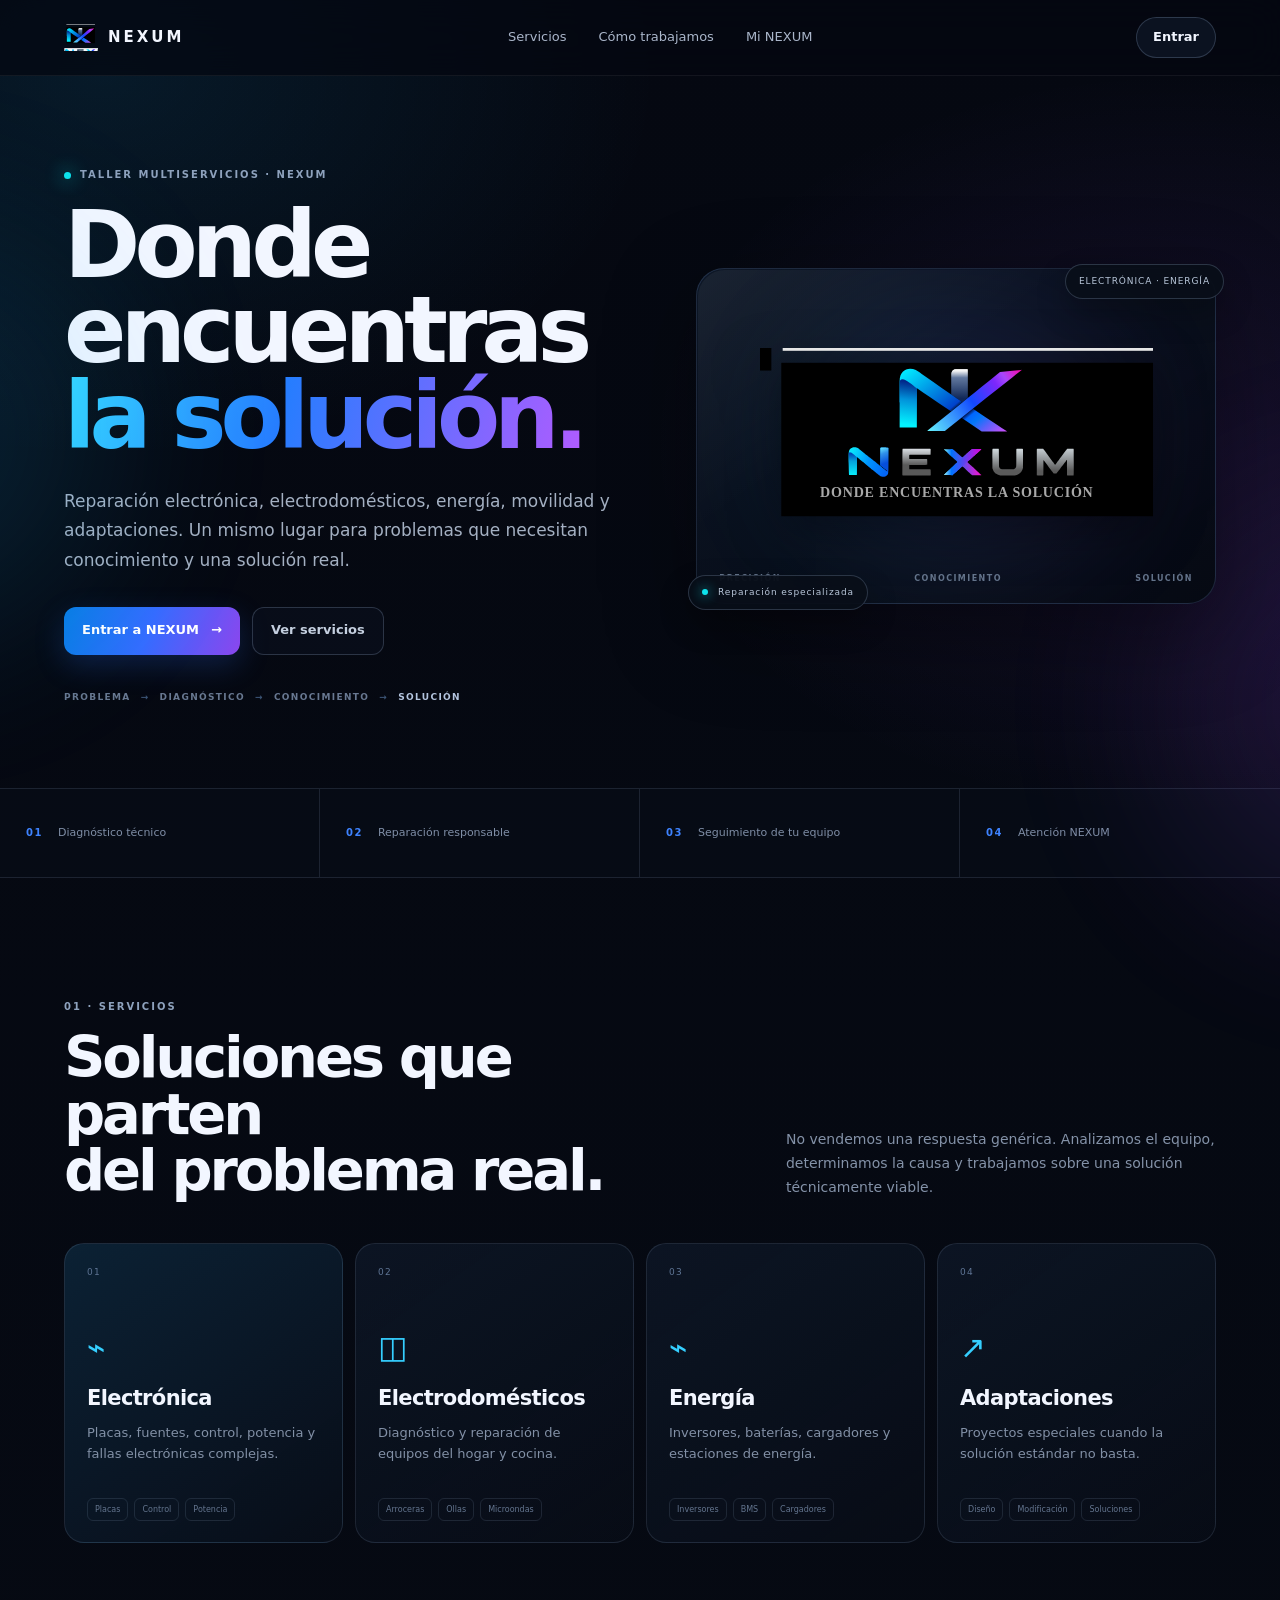
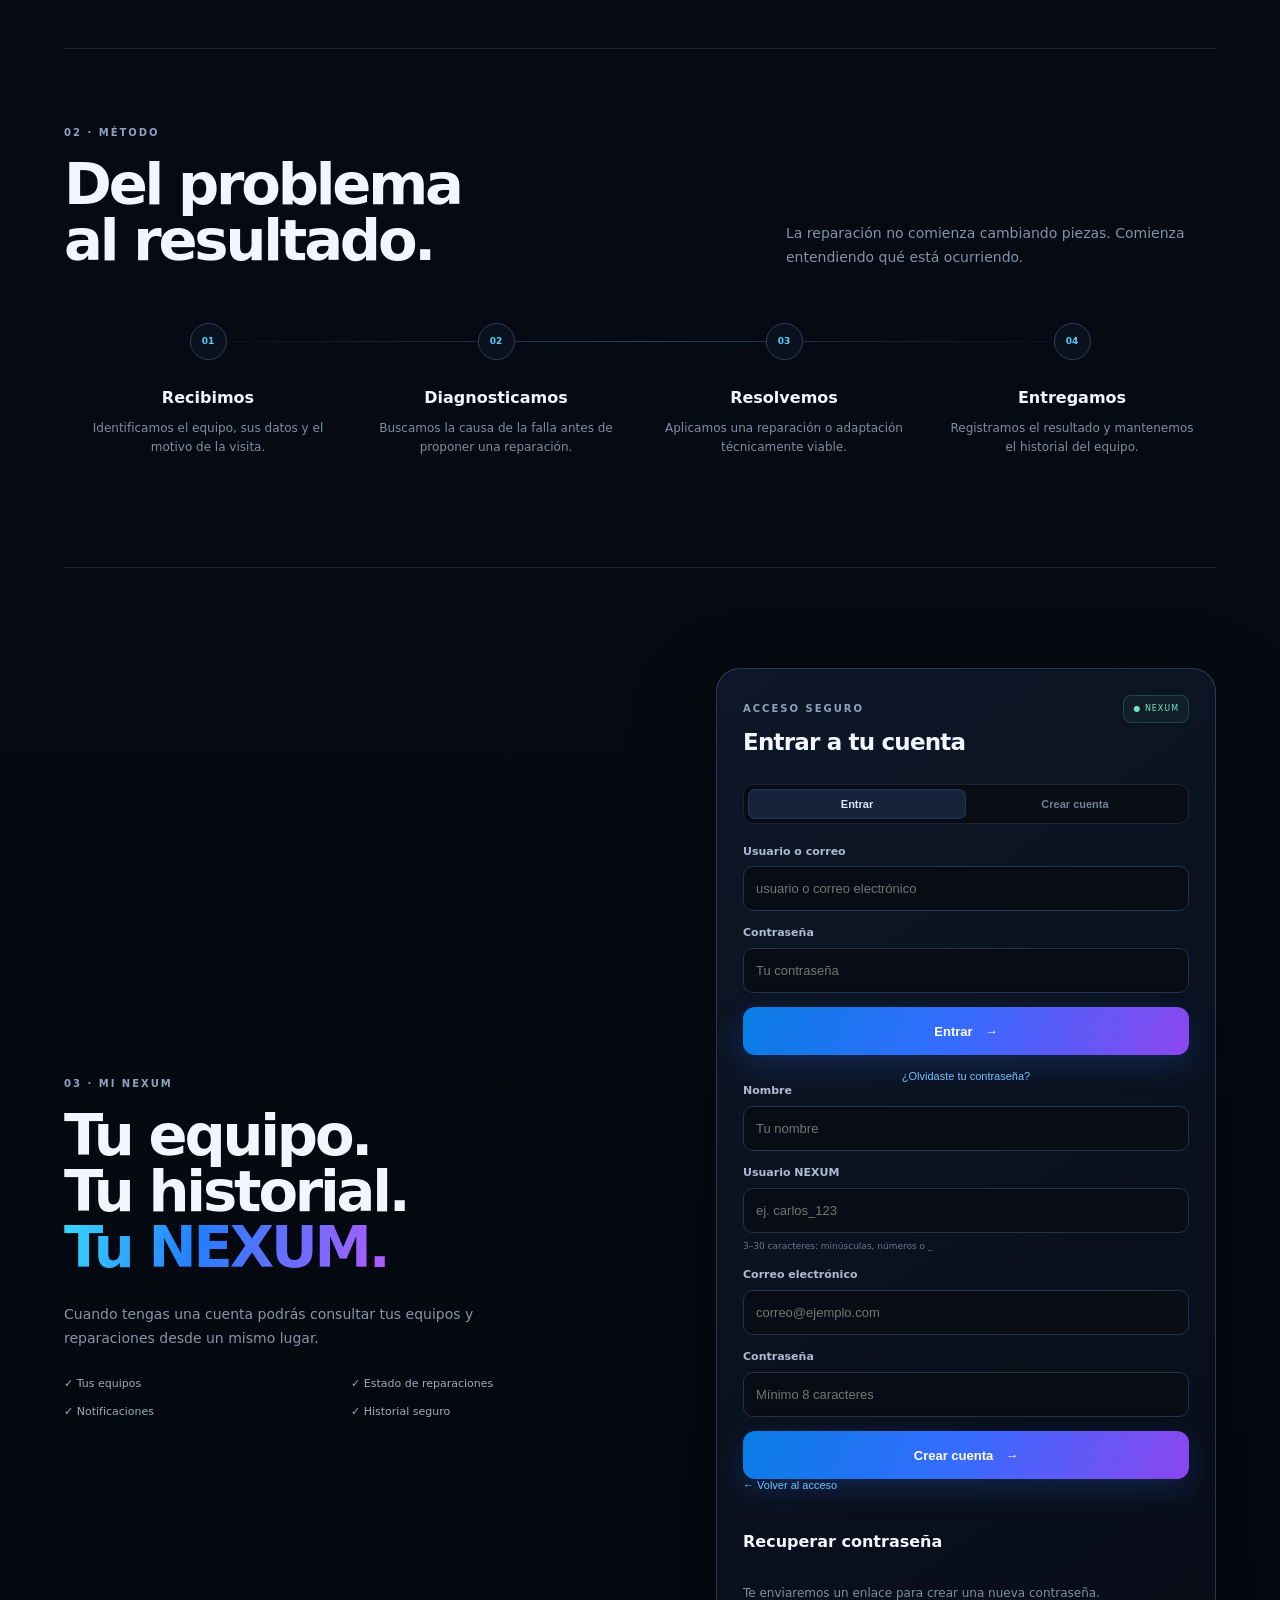
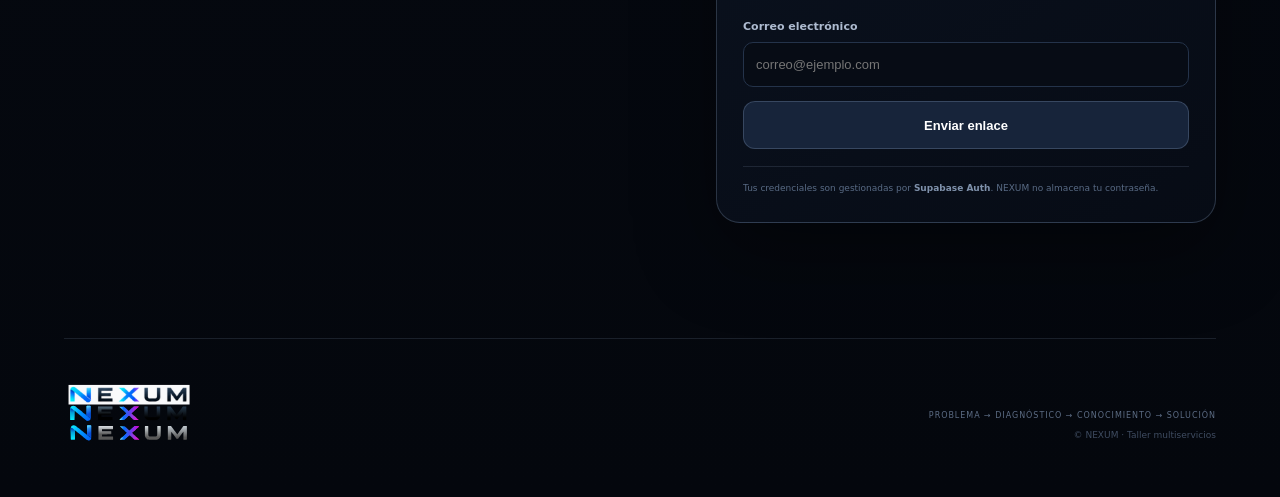
<file: index.html>
<!doctype html>
<html lang="es">
<head>
  <meta charset="utf-8">
  <meta name="viewport" content="width=device-width, initial-scale=1">
  <meta name="theme-color" content="#050811">
  <meta name="description" content="NEXUM — Taller multiservicios. Reparación electrónica, electrodomésticos, energía, movilidad y soluciones a medida.">
  <title>NEXUM · Donde encuentras la solución</title>
  <link rel="stylesheet" href="styles.css">
</head>
<body>
  <div class="ambient ambient-a"></div><div class="ambient ambient-b"></div>

  <header class="site-header">
    <a class="brand-mini" href="#inicio" aria-label="NEXUM inicio">
      <img src="assets/nexum-symbol-dark.svg" alt="NEXUM">
      <span>NEXUM</span>
    </a>
    <nav class="nav-links" aria-label="Navegación principal">
      <a href="#servicios">Servicios</a><a href="#proceso">Cómo trabajamos</a><a href="#acceso">Mi NEXUM</a>
    </nav>
    <a class="nav-cta" href="#acceso">Entrar</a>
  </header>

  <main id="inicio">
    <section class="hero section-pad">
      <div class="hero-copy">
        <div class="kicker"><span class="pulse"></span>TALLER MULTISERVICIOS · NEXUM</div>
        <h1>Donde encuentras<br><em>la solución.</em></h1>
        <p class="hero-lead">Reparación electrónica, electrodomésticos, energía, movilidad y adaptaciones. Un mismo lugar para problemas que necesitan conocimiento y una solución real.</p>
        <div class="hero-actions"><a class="btn btn-primary" href="#acceso">Entrar a NEXUM <span>→</span></a><a class="btn btn-ghost" href="#servicios">Ver servicios</a></div>
        <div class="hero-note"><span>PROBLEMA</span><b>→</b><span>DIAGNÓSTICO</span><b>→</b><span>CONOCIMIENTO</span><b>→</b><strong>SOLUCIÓN</strong></div>
      </div>
      <div class="hero-visual">
        <div class="logo-card">
          <div class="logo-glow"></div>
          <img src="assets/nexum-lockup-dark.svg" alt="NEXUM · Donde encuentras la solución" class="main-logo">
          <div class="visual-caption"><span>PRECISIÓN</span><span>CONOCIMIENTO</span><span>SOLUCIÓN</span></div>
        </div>
        <div class="floating-chip chip-one"><span class="dot"></span> Reparación especializada</div>
        <div class="floating-chip chip-two">ELECTRÓNICA · ENERGÍA</div>
      </div>
    </section>

    <section class="trust-strip">
      <div><strong>01</strong><span>Diagnóstico técnico</span></div><div><strong>02</strong><span>Reparación responsable</span></div><div><strong>03</strong><span>Seguimiento de tu equipo</span></div><div><strong>04</strong><span>Atención NEXUM</span></div>
    </section>

    <section id="servicios" class="section-pad section-block">
      <div class="section-heading"><div><span class="section-label">01 · SERVICIOS</span><h2>Soluciones que parten<br>del problema real.</h2></div><p>No vendemos una respuesta genérica. Analizamos el equipo, determinamos la causa y trabajamos sobre una solución técnicamente viable.</p></div>
      <div class="service-grid">
        <article class="service-card service-feature"><div class="service-number">01</div><div class="service-icon">⌁</div><h3>Electrónica</h3><p>Placas, fuentes, control, potencia y fallas electrónicas complejas.</p><div class="service-tags"><span>Placas</span><span>Control</span><span>Potencia</span></div></article>
        <article class="service-card"><div class="service-number">02</div><div class="service-icon">◫</div><h3>Electrodomésticos</h3><p>Diagnóstico y reparación de equipos del hogar y cocina.</p><div class="service-tags"><span>Arroceras</span><span>Ollas</span><span>Microondas</span></div></article>
        <article class="service-card"><div class="service-number">03</div><div class="service-icon">⌁</div><h3>Energía</h3><p>Inversores, baterías, cargadores y estaciones de energía.</p><div class="service-tags"><span>Inversores</span><span>BMS</span><span>Cargadores</span></div></article>
        <article class="service-card"><div class="service-number">04</div><div class="service-icon">↗</div><h3>Adaptaciones</h3><p>Proyectos especiales cuando la solución estándar no basta.</p><div class="service-tags"><span>Diseño</span><span>Modificación</span><span>Soluciones</span></div></article>
      </div>
    </section>

    <section id="proceso" class="section-pad process-section">
      <div class="section-heading compact"><div><span class="section-label">02 · MÉTODO</span><h2>Del problema<br>al resultado.</h2></div><p>La reparación no comienza cambiando piezas. Comienza entendiendo qué está ocurriendo.</p></div>
      <div class="process-line">
        <article><span>01</span><h3>Recibimos</h3><p>Identificamos el equipo, sus datos y el motivo de la visita.</p></article>
        <article><span>02</span><h3>Diagnosticamos</h3><p>Buscamos la causa de la falla antes de proponer una reparación.</p></article>
        <article><span>03</span><h3>Resolvemos</h3><p>Aplicamos una reparación o adaptación técnicamente viable.</p></article>
        <article><span>04</span><h3>Entregamos</h3><p>Registramos el resultado y mantenemos el historial del equipo.</p></article>
      </div>
    </section>

    <section id="acceso" class="access-section section-pad">
      <div class="access-intro"><span class="section-label">03 · MI NEXUM</span><h2>Tu equipo.<br>Tu historial.<br><em>Tu NEXUM.</em></h2><p>Cuando tengas una cuenta podrás consultar tus equipos y reparaciones desde un mismo lugar.</p><div class="access-points"><span>✓ Tus equipos</span><span>✓ Estado de reparaciones</span><span>✓ Notificaciones</span><span>✓ Historial seguro</span></div></div>
      <div class="auth-card" id="authCard">
        <div class="auth-top"><div><span class="section-label">ACCESO SEGURO</span><h3 id="authTitle">Entrar a tu cuenta</h3></div><div class="secure-badge">● NEXUM</div></div>
        <div class="auth-tabs"><button class="auth-tab active" data-auth="login">Entrar</button><button class="auth-tab" data-auth="signup">Crear cuenta</button></div>
        <form id="loginForm" class="auth-form">
          <label>Usuario o correo<input id="identifier" autocomplete="username" placeholder="usuario o correo electrónico" required></label>
          <label>Contraseña<input id="password" type="password" autocomplete="current-password" placeholder="Tu contraseña" required></label>
          <button class="btn btn-primary full" type="submit">Entrar <span>→</span></button>
          <button class="text-btn" type="button" id="showRecovery">¿Olvidaste tu contraseña?</button>
        </form>
        <form id="signupForm" class="auth-form" hidden>
          <label>Nombre<input id="signupName" autocomplete="name" placeholder="Tu nombre" required></label>
          <label>Usuario NEXUM<input id="signupUsername" autocomplete="username" placeholder="ej. carlos_123" pattern="[a-z0-9_]{3,30}" required><small>3–30 caracteres: minúsculas, números o _</small></label>
          <label>Correo electrónico<input id="signupEmail" type="email" autocomplete="email" placeholder="correo@ejemplo.com" required></label>
          <label>Contraseña<input id="signupPassword" type="password" autocomplete="new-password" placeholder="Mínimo 8 caracteres" required></label>
          <button class="btn btn-primary full" type="submit">Crear cuenta <span>→</span></button>
        </form>
        <form id="recoveryForm" class="auth-form" hidden>
          <button class="back-auth" type="button" id="backToLogin">← Volver al acceso</button>
          <h4>Recuperar contraseña</h4><p class="form-help">Te enviaremos un enlace para crear una nueva contraseña.</p>
          <label>Correo electrónico<input id="recoveryEmail" type="email" autocomplete="email" placeholder="correo@ejemplo.com" required></label>
          <button class="btn btn-secondary full" type="submit">Enviar enlace</button>
        </form>
        <div id="authMsg" class="msg" hidden></div>
        <div class="auth-foot">Tus credenciales son gestionadas por <strong>Supabase Auth</strong>. NEXUM no almacena tu contraseña.</div>
      </div>
    </section>

    <section id="dashboard" class="dashboard section-pad" hidden>
      <div class="dashboard-head"><div><span class="section-label">MI NEXUM</span><h2 id="dashboardGreeting">Bienvenido.</h2></div><button id="logoutBtn" class="btn btn-ghost">Cerrar sesión</button></div>
      <div class="dashboard-grid"><article class="dash-card"><span class="dash-label">CUENTA</span><strong id="profileName">—</strong><span id="profileUsername">—</span></article><article class="dash-card"><span class="dash-label">EQUIPOS</span><strong id="equipmentCount">0</strong><span>registrados en tu cuenta</span></article><article class="dash-card"><span class="dash-label">REPARACIONES</span><strong id="ticketCount">0</strong><span>en tu historial</span></article></div>
      <div class="empty-panel"><div class="empty-mark">NX</div><h3>Tu espacio NEXUM está listo.</h3><p>Los módulos de equipos, reparaciones y notificaciones se irán habilitando sobre la misma cuenta.</p></div>
    </section>
  </main>

  <footer class="site-footer"><img src="assets/nexum-wordmark.svg" alt="NEXUM"><div><span>PROBLEMA → DIAGNÓSTICO → CONOCIMIENTO → SOLUCIÓN</span><small>© NEXUM · Taller multiservicios</small></div></footer>
  <script src="app.js?v=5.0"></script>
</body>
</html>
</file>
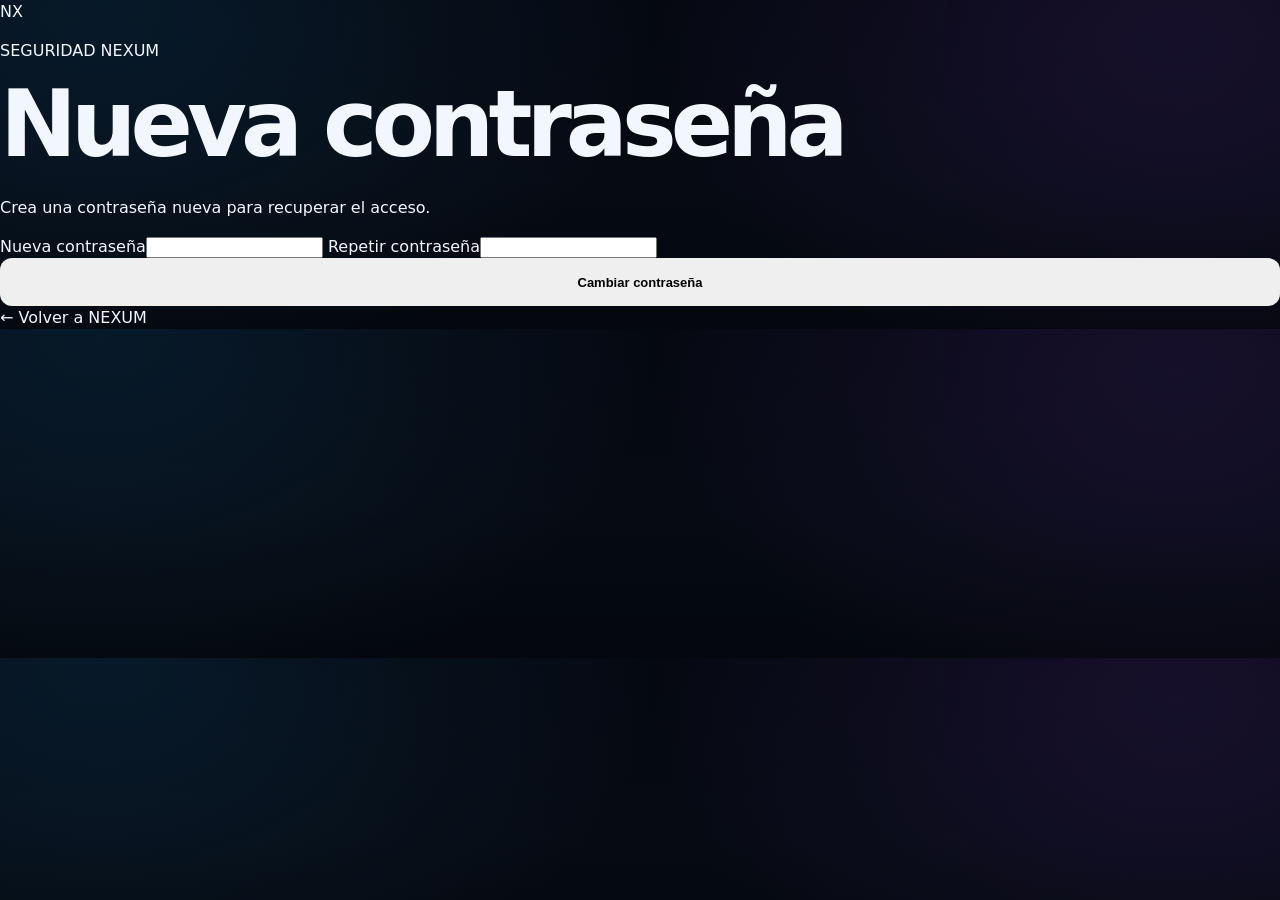
<file: nueva-contrasena.html>
<!doctype html>
<html lang="es"><head><meta charset="utf-8"><meta name="viewport" content="width=device-width,initial-scale=1">
<meta name="theme-color" content="#070a12"><title>NEXUM — Nueva contraseña</title><link rel="stylesheet" href="styles.css"></head>
<body><main class="shell centered"><section class="card reset"><div class="brand">NX</div>
<p class="eyebrow">SEGURIDAD NEXUM</p><h1>Nueva contraseña</h1>
<p class="lead">Crea una contraseña nueva para recuperar el acceso.</p>
<form id="resetForm"><label>Nueva contraseña<input id="newPassword" type="password" minlength="8" autocomplete="new-password" required></label>
<label>Repetir contraseña<input id="confirmPassword" type="password" minlength="8" autocomplete="new-password" required></label>
<button class="btn primary full">Cambiar contraseña</button></form>
<div id="resetMsg" class="msg" hidden></div><a class="back" href="index.html">← Volver a NEXUM</a>
</section></main><script src="app.js"></script></body></html>
</file>
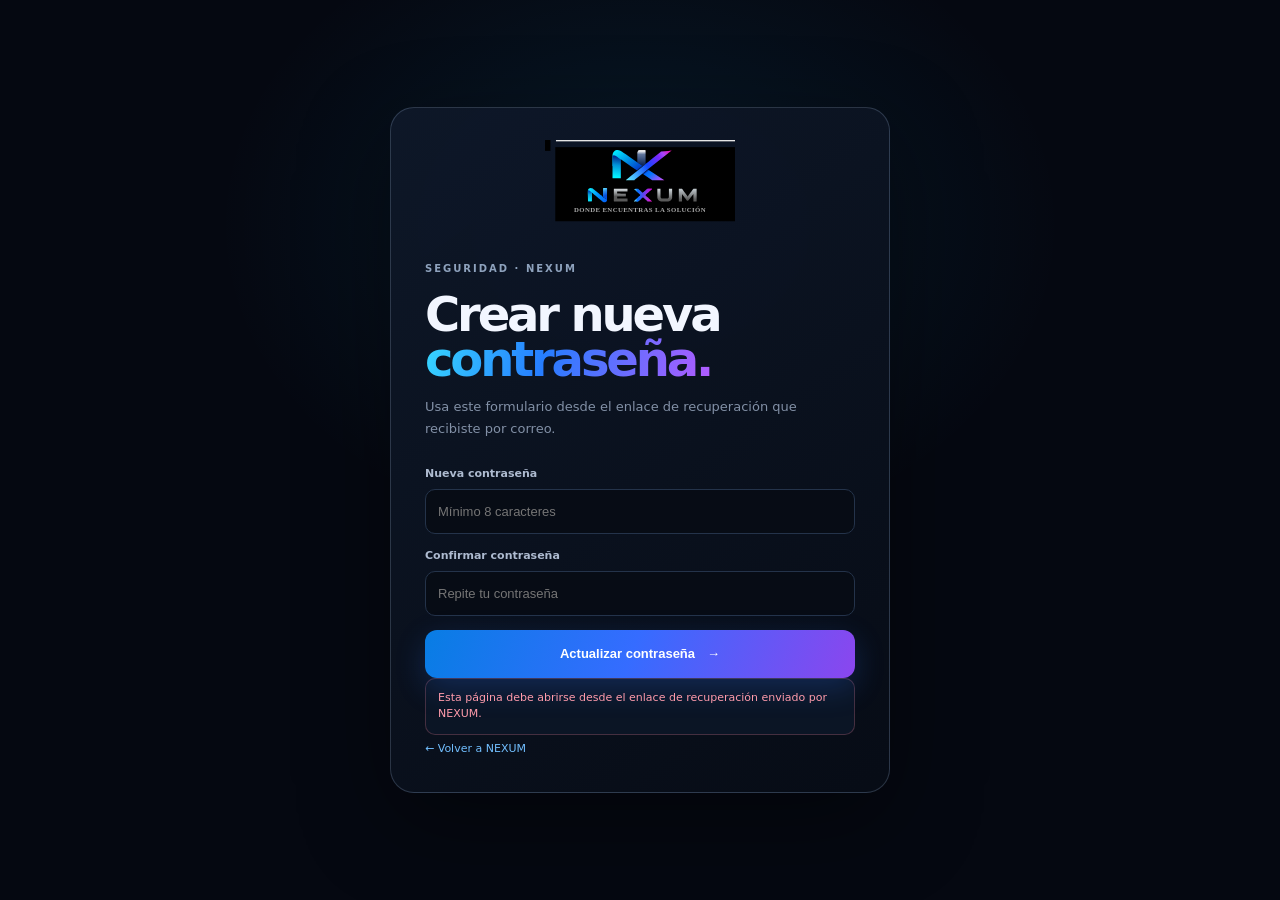
<file: reset-password.html>
<!doctype html><html lang="es"><head><meta charset="utf-8"><meta name="viewport" content="width=device-width,initial-scale=1"><meta name="theme-color" content="#050811"><title>NEXUM · Nueva contraseña</title><link rel="stylesheet" href="styles.css"></head><body><main class="center-page"><div class="reset-card"><a href="index.html" class="reset-logo"><img src="assets/nexum-lockup-dark.svg" alt="NEXUM"></a><span class="section-label">SEGURIDAD · NEXUM</span><h1>Crear nueva<br><em>contraseña.</em></h1><p>Usa este formulario desde el enlace de recuperación que recibiste por correo.</p><form id="resetForm" class="auth-form"><label>Nueva contraseña<input id="newPassword" type="password" autocomplete="new-password" minlength="8" required placeholder="Mínimo 8 caracteres"></label><label>Confirmar contraseña<input id="confirmPassword" type="password" autocomplete="new-password" minlength="8" required placeholder="Repite tu contraseña"></label><button class="btn btn-primary full" type="submit">Actualizar contraseña <span>→</span></button></form><div id="resetMsg" class="msg" hidden></div><a class="back-auth" href="index.html">← Volver a NEXUM</a></div></main><script src="reset-password.js?v=5.0"></script></body></html>
</file>
<file: styles.css>
:root{--bg:#050811;--bg2:#080d18;--panel:#0b1220;--panel2:#0e1727;--line:rgba(160,185,220,.14);--line2:rgba(160,185,220,.23);--text:#f2f6ff;--muted:#91a0b7;--blue:#18b8ff;--blue2:#1675ff;--violet:#a14dff;--cyan:#0de4ec;--ok:#6ee7b7;--danger:#ff8497;--shadow:0 28px 90px rgba(0,0,0,.4)}
*{box-sizing:border-box}html{scroll-behavior:smooth}body{margin:0;background:radial-gradient(900px 620px at 8% 2%,rgba(24,184,255,.10),transparent 62%),radial-gradient(850px 600px at 92% 12%,rgba(161,77,255,.11),transparent 62%),linear-gradient(180deg,#050811 0%,#060a13 55%,#04070d 100%);color:var(--text);font-family:Inter,ui-sans-serif,system-ui,-apple-system,"Segoe UI",sans-serif;line-height:1.45;overflow-x:hidden}body:before{content:"";position:fixed;inset:0;pointer-events:none;opacity:.18;background-image:linear-gradient(rgba(255,255,255,.02) 1px,transparent 1px),linear-gradient(90deg,rgba(255,255,255,.02) 1px,transparent 1px);background-size:48px 48px;mask-image:linear-gradient(to bottom,black,transparent 75%)}a{color:inherit;text-decoration:none}.ambient{position:fixed;width:420px;height:420px;border-radius:50%;filter:blur(90px);opacity:.12;pointer-events:none}.ambient-a{background:var(--blue);left:-300px;top:25%}.ambient-b{background:var(--violet);right:-300px;top:55%}
.site-header{position:sticky;top:0;z-index:20;height:76px;padding:0 max(5vw,22px);display:flex;align-items:center;justify-content:space-between;border-bottom:1px solid rgba(255,255,255,.06);background:rgba(5,8,17,.72);backdrop-filter:blur(18px)}.brand-mini{display:flex;align-items:center;gap:10px;font-size:15px;font-weight:900;letter-spacing:.2em}.brand-mini img{width:34px;height:34px;object-fit:contain}.nav-links{display:flex;gap:32px;color:#aab6ca;font-size:13px}.nav-links a:hover{color:white}.nav-cta{font-size:13px;font-weight:800;border:1px solid var(--line2);padding:10px 16px;border-radius:999px;background:#0b1220}.section-pad{width:min(1180px,90%);margin:auto}.hero{min-height:700px;padding-top:92px;padding-bottom:84px;display:grid;grid-template-columns:1.05fr .95fr;gap:58px;align-items:center}.kicker,.section-label{font-size:10px;letter-spacing:.2em;font-weight:850;color:#8ea2bd}.kicker{display:flex;align-items:center;gap:9px}.pulse{width:7px;height:7px;border-radius:50%;background:var(--cyan);box-shadow:0 0 18px var(--cyan)}h1{font-size:clamp(52px,7.2vw,92px);line-height:.93;letter-spacing:-.065em;margin:20px 0 28px;font-weight:850}h1 em,h2 em{font-style:normal;background:linear-gradient(105deg,#37d8ff 0%,#267dff 42%,#b35bff 100%);-webkit-background-clip:text;background-clip:text;color:transparent}.hero-lead{max-width:660px;color:#a4b0c2;font-size:17px;line-height:1.72}.hero-actions{display:flex;gap:12px;margin-top:32px}.btn{border:0;border-radius:12px;min-height:48px;padding:0 18px;display:inline-flex;align-items:center;justify-content:center;gap:12px;font-weight:800;cursor:pointer;font-size:13px;transition:.2s ease}.btn:hover{transform:translateY(-1px)}.btn-primary{color:#fff;background:linear-gradient(110deg,#087de4,#356cff 48%,#8b46ee);box-shadow:0 10px 30px rgba(44,112,255,.22)}.btn-secondary{color:#fff;background:#17243a;border:1px solid var(--line2)}.btn-ghost{color:#c4cfdf;background:rgba(11,18,32,.55);border:1px solid var(--line2)}.full{width:100%}.hero-note{display:flex;gap:10px;align-items:center;margin-top:36px;color:#687891;font-size:9px;letter-spacing:.15em;font-weight:800;flex-wrap:wrap}.hero-note b{color:#3c5576}.hero-note strong{color:#b4c5df}.hero-visual{position:relative;min-height:460px;display:grid;place-items:center}.logo-card{width:min(570px,100%);aspect-ratio:1.55;border:1px solid rgba(144,185,255,.16);border-radius:28px;background:linear-gradient(145deg,rgba(15,25,42,.86),rgba(5,9,17,.92));box-shadow:var(--shadow);position:relative;overflow:hidden;display:grid;place-items:center}.logo-card:before{content:"";position:absolute;inset:1px;border-radius:27px;background:linear-gradient(145deg,rgba(255,255,255,.055),transparent 38%);pointer-events:none}.logo-glow{position:absolute;width:300px;height:220px;border-radius:50%;background:linear-gradient(90deg,var(--blue),var(--violet));filter:blur(75px);opacity:.16}.main-logo{position:relative;width:76%;max-height:74%;object-fit:contain;filter:drop-shadow(0 12px 26px rgba(0,0,0,.4))}.visual-caption{position:absolute;bottom:18px;left:22px;right:22px;display:flex;justify-content:space-between;color:#64748b;font-size:8px;letter-spacing:.18em;font-weight:800}.floating-chip{position:absolute;padding:10px 13px;border:1px solid var(--line2);border-radius:999px;background:rgba(8,14,25,.88);backdrop-filter:blur(14px);font-size:9px;letter-spacing:.1em;color:#b9c7da;box-shadow:0 14px 30px rgba(0,0,0,.25)}.chip-one{left:-8px;bottom:56px}.chip-two{right:-8px;top:58px}.dot{display:inline-block;width:6px;height:6px;border-radius:50%;background:var(--cyan);margin-right:6px;box-shadow:0 0 12px var(--cyan)}
.trust-strip{border-top:1px solid var(--line);border-bottom:1px solid var(--line);width:100%;display:grid;grid-template-columns:repeat(4,1fr);background:rgba(8,13,24,.62)}.trust-strip div{min-height:88px;padding:0 26px;display:flex;align-items:center;gap:15px;border-right:1px solid var(--line)}.trust-strip div:last-child{border-right:0}.trust-strip strong{font-size:10px;color:#3e83ff;letter-spacing:.15em}.trust-strip span{font-size:11px;color:#7f8ea6}
.section-block{padding-top:115px;padding-bottom:105px}.section-heading{display:grid;grid-template-columns:1.15fr .85fr;gap:60px;align-items:end;margin-bottom:44px}.section-heading.compact{margin-bottom:54px}.section-heading h2,.access-intro h2{font-size:clamp(36px,4.5vw,58px);line-height:.98;letter-spacing:-.055em;margin:14px 0 0}.section-heading p{margin:0;color:#8492a8;line-height:1.7;font-size:14px;max-width:430px;justify-self:end}.service-grid{display:grid;grid-template-columns:repeat(4,1fr);gap:12px}.service-card{min-height:300px;border:1px solid var(--line);border-radius:20px;background:linear-gradient(145deg,rgba(13,22,37,.92),rgba(8,13,23,.78));padding:22px;position:relative;overflow:hidden;transition:.25s ease}.service-card:hover{transform:translateY(-4px);border-color:rgba(62,145,255,.3)}.service-card:after{content:"";position:absolute;width:150px;height:150px;border-radius:50%;background:var(--blue);filter:blur(70px);opacity:0;right:-70px;bottom:-70px;transition:.25s}.service-card:hover:after{opacity:.12}.service-feature{background:linear-gradient(145deg,rgba(13,40,61,.8),rgba(9,14,25,.85))}.service-number{font-size:9px;color:#5f7595;letter-spacing:.15em}.service-icon{margin-top:46px;font-size:31px;color:#35cfff}.service-card h3{font-size:21px;margin:13px 0 8px;letter-spacing:-.03em}.service-card p{color:#8290a6;font-size:13px;line-height:1.65;margin:0}.service-tags{position:absolute;bottom:21px;left:22px;right:22px;display:flex;gap:6px;flex-wrap:wrap}.service-tags span{font-size:8px;color:#64758f;border:1px solid var(--line);padding:5px 7px;border-radius:6px}
.process-section{padding-top:70px;padding-bottom:110px;border-top:1px solid var(--line)}.process-line{display:grid;grid-template-columns:repeat(4,1fr);position:relative}.process-line:before{content:"";position:absolute;top:18px;left:9%;right:9%;height:1px;background:linear-gradient(90deg,transparent,#29405f,transparent)}.process-line article{position:relative;padding:0 22px;text-align:center}.process-line article>span{display:grid;place-items:center;width:37px;height:37px;margin:0 auto 26px;border-radius:50%;border:1px solid #29425f;background:#09111e;color:#55cfff;font-size:9px;font-weight:800}.process-line h3{font-size:16px;margin:0 0 9px}.process-line p{margin:0;color:#7f8da3;font-size:12px;line-height:1.6}
.access-section{padding-top:100px;padding-bottom:115px;display:grid;grid-template-columns:1fr 500px;gap:90px;align-items:center;border-top:1px solid var(--line)}.access-intro p{color:#8795aa;max-width:440px;line-height:1.7;font-size:14px;margin:26px 0}.access-points{display:grid;grid-template-columns:1fr 1fr;gap:12px;color:#9eacc0;font-size:11px}.auth-card{border:1px solid var(--line2);border-radius:24px;padding:26px;background:linear-gradient(145deg,rgba(14,24,41,.96),rgba(7,12,22,.96));box-shadow:0 28px 80px rgba(0,0,0,.38)}.auth-top{display:flex;justify-content:space-between;align-items:flex-start}.auth-top h3{font-size:23px;letter-spacing:-.035em;margin:8px 0 0}.secure-badge{font-size:8px;letter-spacing:.12em;color:#78e2bd;border:1px solid rgba(110,231,183,.18);padding:7px 9px;border-radius:8px;background:rgba(110,231,183,.05)}.auth-tabs{display:grid;grid-template-columns:1fr 1fr;margin:24px 0 20px;padding:4px;border:1px solid var(--line);background:#070c15;border-radius:10px}.auth-tab{border:0;background:transparent;color:#71819a;padding:9px;border-radius:7px;font-weight:800;font-size:11px;cursor:pointer}.auth-tab.active{background:#15243a;color:#dbe8fb;box-shadow:inset 0 0 0 1px rgba(120,175,255,.12)}.auth-form{display:grid;gap:14px}.auth-form label{display:grid;gap:7px;color:#aebbd0;font-size:11px;font-weight:750}.auth-form input{width:100%;height:45px;border-radius:10px;border:1px solid #24334a;background:#070c15;color:#f2f6ff;padding:0 12px;outline:none;font-size:13px}.auth-form input:focus{border-color:#2d9dff;box-shadow:0 0 0 3px rgba(45,157,255,.10)}.auth-form small{font-size:9px;color:#657690;font-weight:500}.text-btn,.back-auth{border:0;background:transparent;color:#72bfff;cursor:pointer;font-size:11px;text-align:center}.back-auth{text-align:left;padding:0;margin-bottom:4px}.form-help{font-size:12px;color:#7f8da3;margin:-4px 0 3px}.msg{padding:11px 12px;border-radius:10px;background:#0b1525;border:1px solid var(--line);font-size:11px;line-height:1.5}.msg.ok{color:var(--ok);border-color:rgba(110,231,183,.25)}.msg.error{color:#ff9bab;border-color:rgba(255,132,151,.24)}.auth-foot{margin-top:17px;padding-top:14px;border-top:1px solid var(--line);color:#596b85;font-size:9px;line-height:1.6}.auth-foot strong{color:#7f91ab}
.dashboard{padding-top:80px;padding-bottom:110px;border-top:1px solid var(--line)}.dashboard-head{display:flex;justify-content:space-between;align-items:end;margin-bottom:34px}.dashboard-head h2{font-size:42px;letter-spacing:-.05em;margin:9px 0 0}.dashboard-grid{display:grid;grid-template-columns:repeat(3,1fr);gap:12px}.dash-card,.empty-panel{border:1px solid var(--line);border-radius:18px;background:#0a111e;padding:22px}.dash-card{display:grid;gap:6px}.dash-label{font-size:9px;color:#60728e;letter-spacing:.16em}.dash-card strong{font-size:27px}.dash-card span:last-child{font-size:11px;color:#73839b}.empty-panel{text-align:center;margin-top:12px;padding:65px 20px}.empty-mark{margin:auto;width:46px;height:46px;border-radius:14px;display:grid;place-items:center;background:linear-gradient(135deg,#128ff1,#7b52ec);font-weight:900;letter-spacing:-.08em}.empty-panel h3{font-size:19px;margin:18px 0 7px}.empty-panel p{color:#73839a;font-size:12px}
.site-footer{width:min(1180px,90%);margin:auto;border-top:1px solid var(--line);padding:45px 0 55px;display:flex;justify-content:space-between;align-items:end;gap:25px}.site-footer img{width:145px;height:58px;object-fit:contain;object-position:left center}.site-footer div{display:grid;gap:7px;text-align:right}.site-footer span{font-size:8px;color:#5c6c84;letter-spacing:.12em}.site-footer small{font-size:9px;color:#3f4c61}
@media(max-width:950px){.hero{grid-template-columns:1fr;padding-top:65px}.hero-visual{min-height:390px}.section-heading,.access-section{grid-template-columns:1fr;gap:28px}.section-heading p{justify-self:start}.service-grid{grid-template-columns:repeat(2,1fr)}.process-line{grid-template-columns:repeat(2,1fr);gap:38px}.process-line:before{display:none}.access-section{gap:45px}.nav-links{display:none}}
@media(max-width:620px){.site-header{height:68px}.brand-mini span{font-size:13px}.nav-cta{padding:9px 13px}.hero{padding-top:48px;min-height:auto}.hero-lead{font-size:15px}.hero-actions{flex-direction:column}.hero-actions .btn{width:100%}.hero-visual{min-height:300px;margin-top:18px}.logo-card{border-radius:20px}.floating-chip{font-size:7px;padding:8px 10px}.chip-one{left:-5px;bottom:15px}.chip-two{right:-5px;top:12px}.trust-strip{grid-template-columns:1fr 1fr}.trust-strip div{min-height:72px;padding:12px 14px}.trust-strip span{font-size:9px}.section-block{padding-top:80px}.service-grid,.dashboard-grid{grid-template-columns:1fr}.service-card{min-height:270px}.process-line{grid-template-columns:1fr;gap:30px}.access-points{grid-template-columns:1fr}.auth-card{padding:20px}.site-footer{align-items:flex-start;flex-direction:column}.site-footer div{text-align:left}.dashboard-head{align-items:flex-start;gap:15px;flex-direction:column}}
.center-page{min-height:100vh;display:grid;place-items:center;padding:30px;background:radial-gradient(650px 500px at 50% 25%,rgba(24,184,255,.10),transparent 65%),#050811}.reset-card{width:min(500px,92vw);padding:34px;border:1px solid var(--line2);border-radius:24px;background:linear-gradient(145deg,rgba(14,24,41,.97),rgba(7,12,22,.98));box-shadow:var(--shadow)}.reset-logo{display:block;width:190px;height:90px;margin:-5px auto 28px}.reset-logo img{width:100%;height:100%;object-fit:contain}.reset-card h1{font-size:48px;margin:14px 0}.reset-card>p{color:#8290a6;font-size:13px;line-height:1.7;margin-bottom:26px}
</file>
